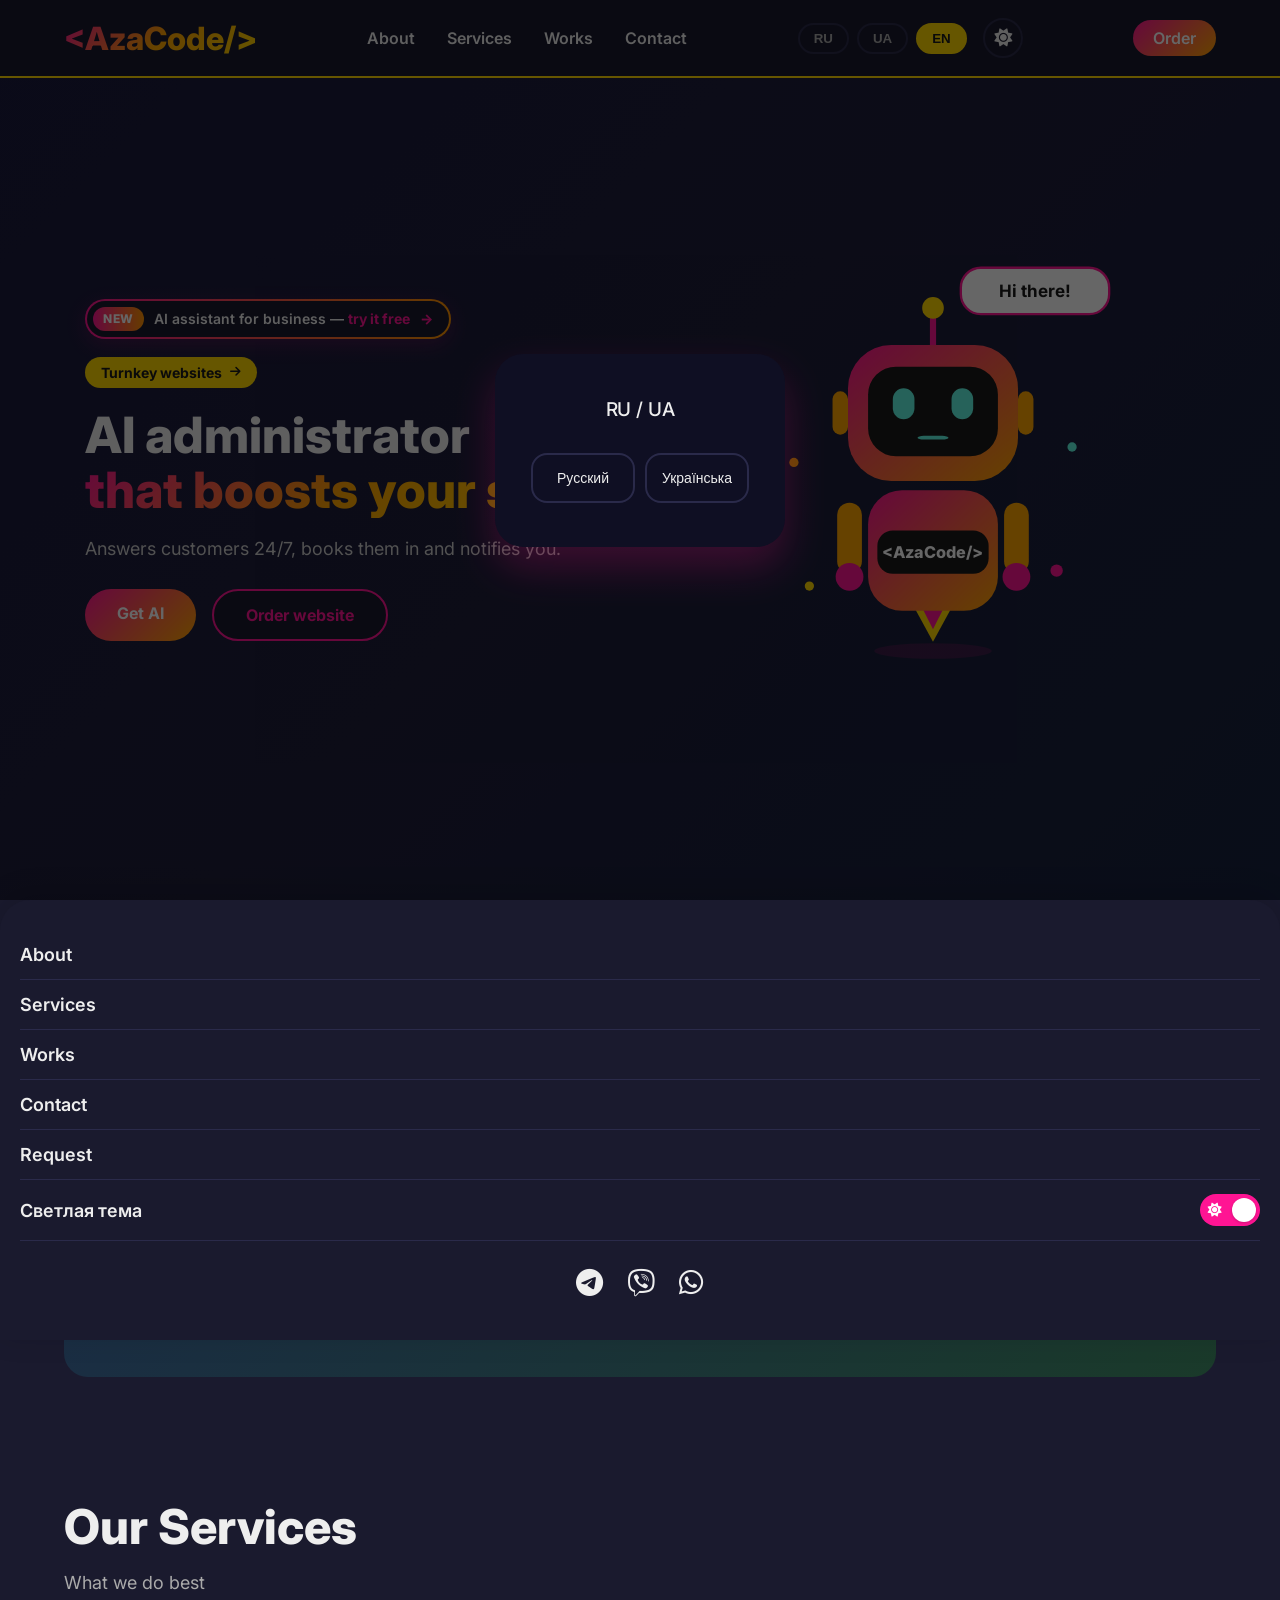
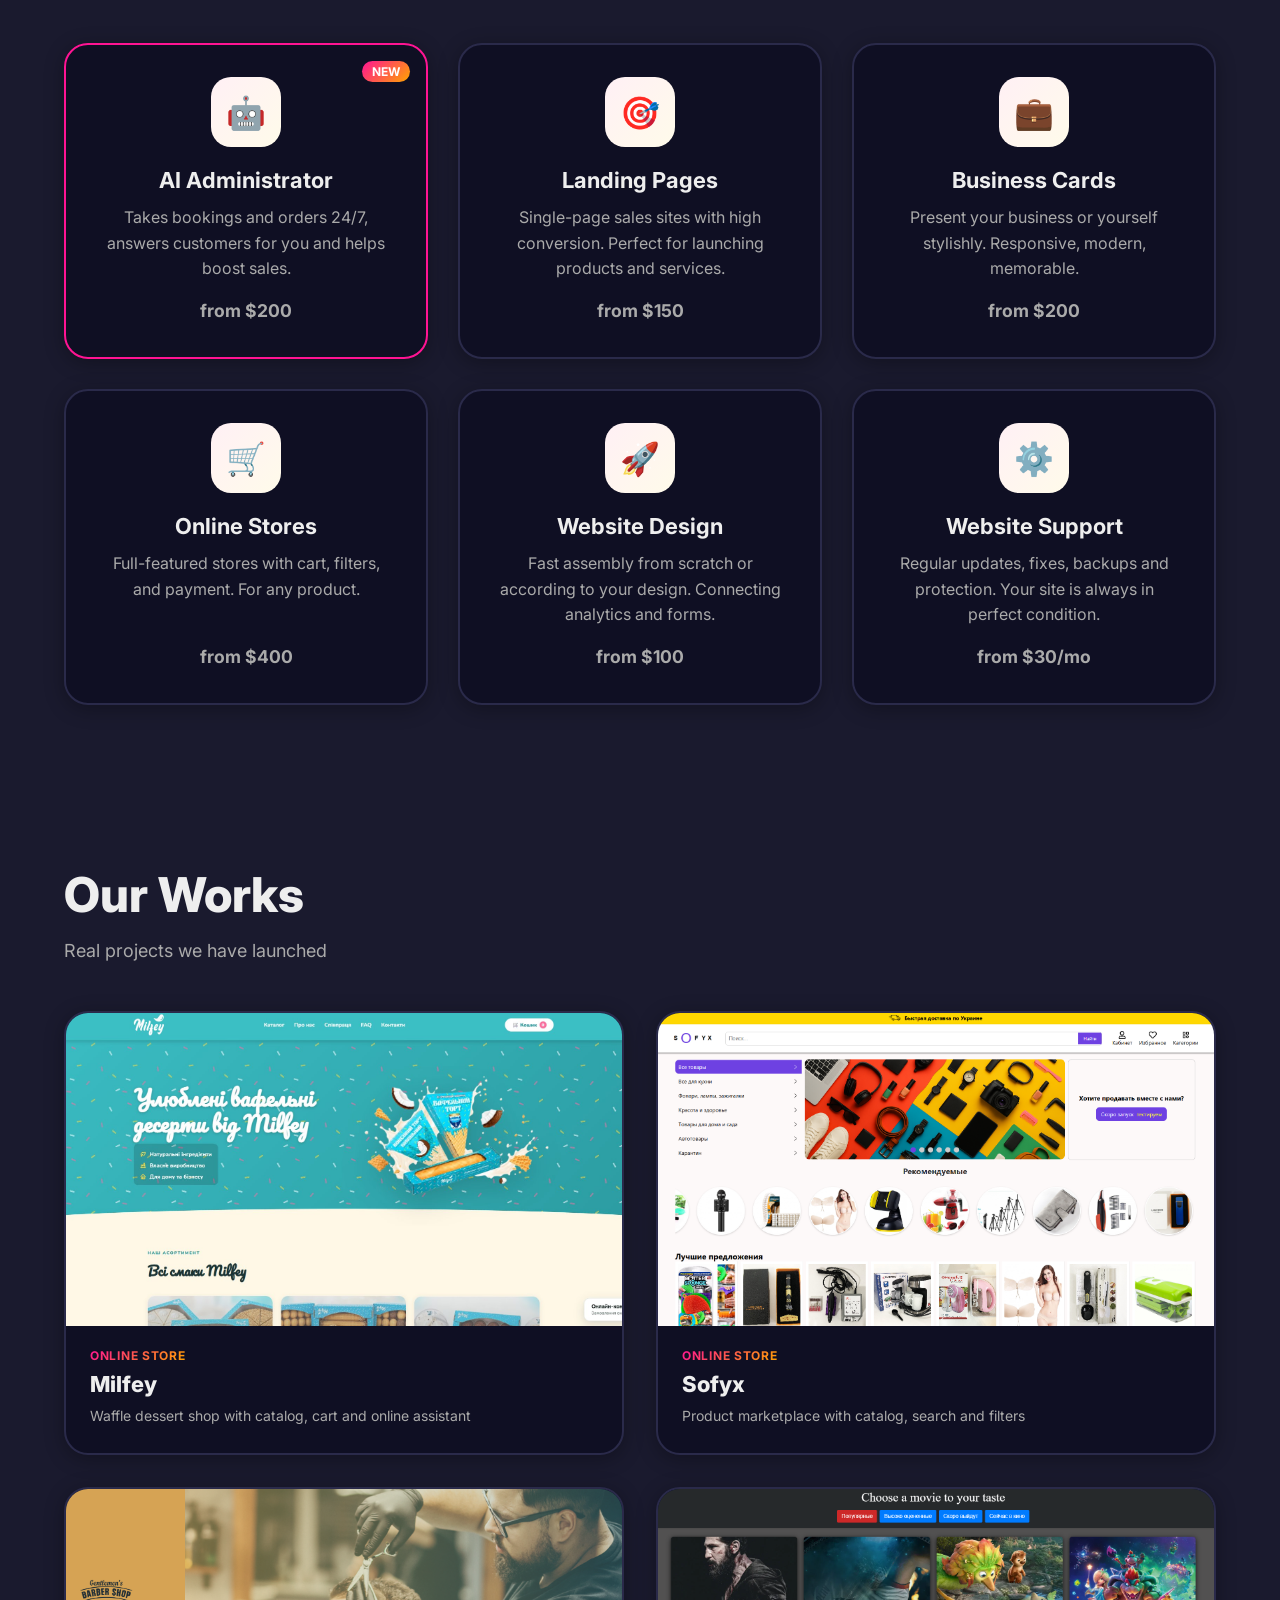
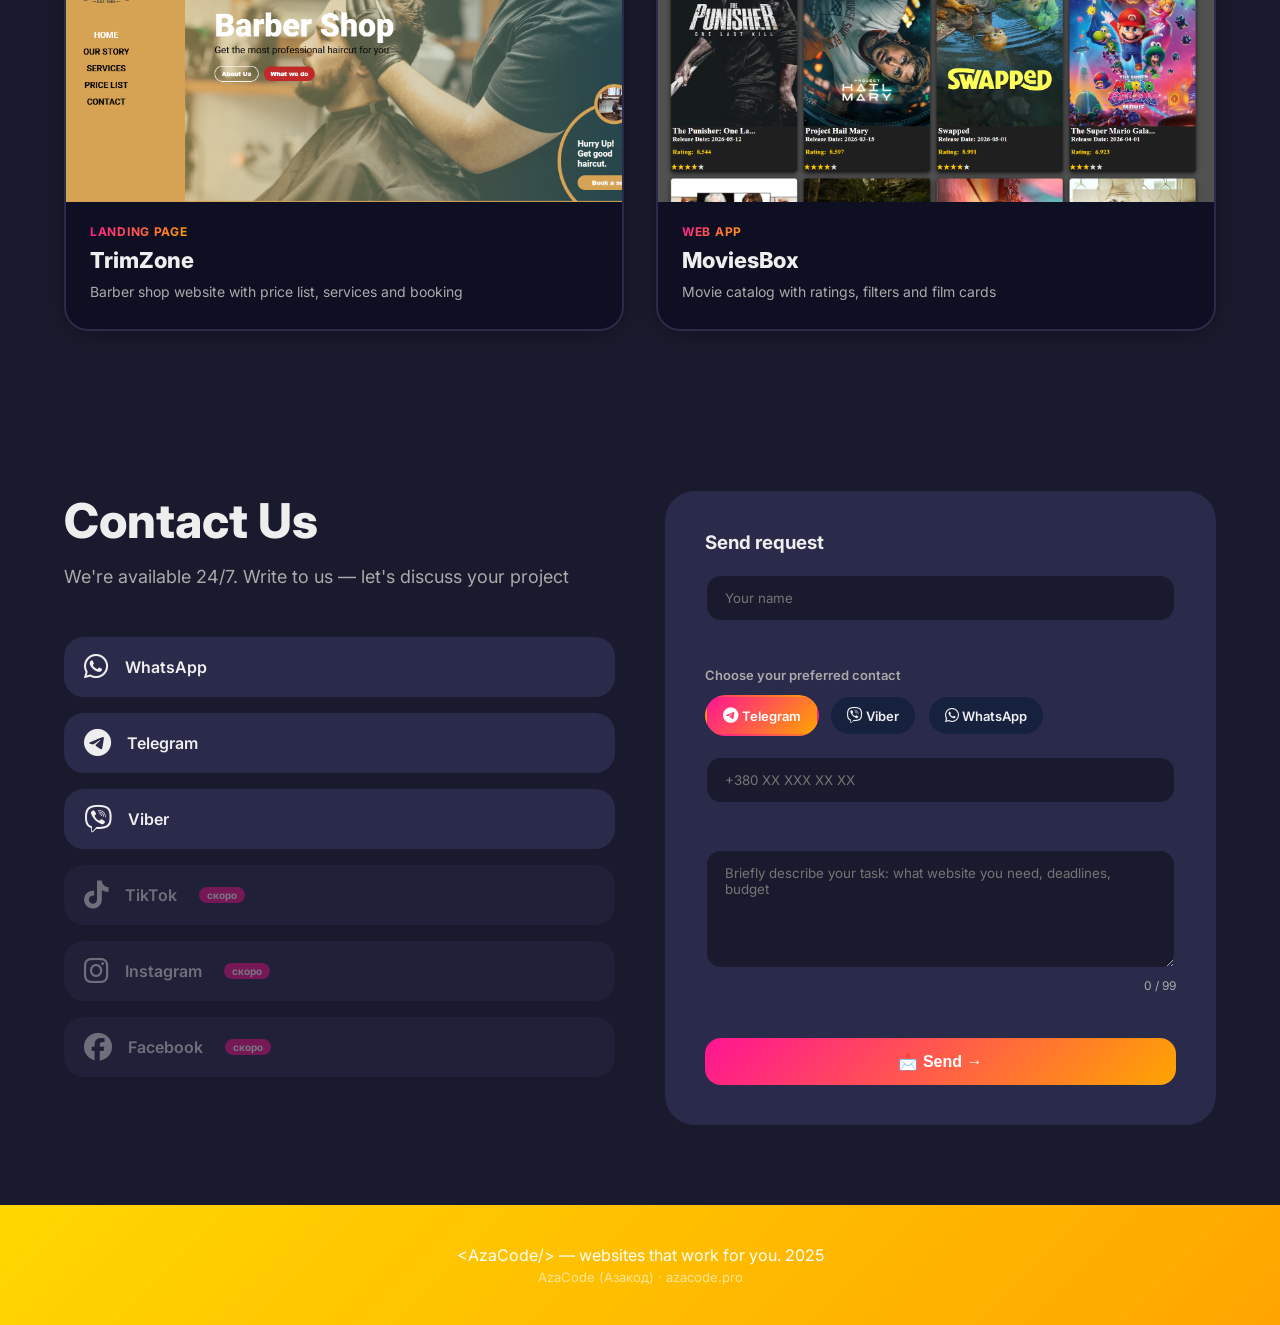
<file: index.html>
<!doctype html>
<html lang="ru">
   <head>
      <meta charset="UTF-8" />
      <meta
         name="description"
         content="AzaCode (Азакод) — разработка сайтов под ключ и AI-ассистенты для бизнеса. Лендинги, интернет-магазины, сайты-визитки. Быстро, современно, с гарантией результата."
      />
      <meta
         name="keywords"
         content="AzaCode, Азакод, azacode.pro, разработка сайтов, лендинг, интернет-магазин, сайт под ключ, веб-дизайн, AI-ассистент"
      />
      <meta name="robots" content="index, follow" />
      <link rel="canonical" href="https://azacode.pro/" />
      <meta property="og:site_name" content="AzaCode" />
      <meta
         property="og:title"
         content="AzaCode | Разработка сайтов под ключ"
      />
      <meta
         property="og:description"
         content="Лендинги, магазины, визитки. Сайты которые работают на твой бизнес."
      />
      <meta property="og:url" content="https://azacode.pro/" />

      <meta property="og:image" content="https://azacode.pro/img/logo.png" />
      <meta property="og:image:width" content="512" />
      <meta property="og:image:height" content="512" />

      <meta property="og:type" content="website" />
      <meta name="viewport" content="width=device-width,initial-scale=1" />
      <title>AzaCode (Азакод) | Разработка сайтов под ключ</title>
      <link
         href="https://fonts.googleapis.com/css2?family=Inter:opsz,wght@14..32,400;14..32,500;14..32,600;14..32,700;14..32,800&display=swap"
         rel="stylesheet"
      />
      <link
         rel="stylesheet"
         href="https://cdnjs.cloudflare.com/ajax/libs/font-awesome/6.5.1/css/all.min.css"
      />
      <!-- <link rel="icon" type="image/png" sizes="32x32" href="img/logo.png" /> -->
       <link rel="icon" type="image/png" sizes="32x32" href="https://azacode.pro/img/logo.png" />
      <link rel="apple-touch-icon" sizes="180x180" href="img/logo.png" />
      <link rel="stylesheet" href="style.css" />

      <!-- Визитка для Google: название компании и другие варианты написания -->
      <script type="application/ld+json">
         {
            "@context": "https://schema.org",
            "@type": "Organization",
            "name": "AzaCode",
            "alternateName": ["Азакод", "Aza Code", "АзаКод", "azacode.pro"],
            "url": "https://azacode.pro/",
            "logo": "https://azacode.pro/img/logo.png",
            "description": "Разработка сайтов под ключ и AI-ассистенты для бизнеса",
            "sameAs": ["https://t.me/AzaCode_pro", "https://www.tiktok.com/@azacodepro"]
         }
      </script>
      <script type="application/ld+json">
         {
            "@context": "https://schema.org",
            "@type": "WebSite",
            "name": "AzaCode",
            "alternateName": ["Азакод", "Aza Code"],
            "url": "https://azacode.pro/"
         }
      </script>

      <!-- Google tag (gtag.js) -->
      <script
         async
         src="https://www.googletagmanager.com/gtag/js?id=G-RHN0XKYNJ7"
      ></script>
      <script>
         window.dataLayer = window.dataLayer || [];
         function gtag() {
            dataLayer.push(arguments);
         }
         gtag("js", new Date());
         gtag("config", "G-RHN0XKYNJ7");
         gtag("config", "AW-18307863906");
      </script>
   </head>

   <body>
      <!-- Модалка выбора языка при первом заходе -->
      <div class="lang-select-overlay" id="langSelectOverlay">
         <div class="lang-select-modal">
            <p class="lang-select-title">RU / UA</p>
            <div class="lang-select-buttons">
               <button class="lang-select-btn" data-lang="ru">Русский</button>
               <button class="lang-select-btn" data-lang="uk">
                  Українська
               </button>
            </div>
         </div>
      </div>
      <!-- Навигация -->
      <nav>
         <div class="container">
            <a href="#" class="logo">&lt;AzaCode/&gt;</a>

            <ul class="nav-links">
               <li><a href="#about" data-nav="about">О нас</a></li>
               <li><a href="#services" data-nav="services">Услуги</a></li>
               <li><a href="#works" data-nav="works">Работы</a></li>
               <li><a href="#contact" data-nav="contact">Контакты</a></li>
               <li><a href="#contactForm" data-nav="contactForm">Заявка</a></li>
            </ul>

            <div class="controls">
               <div class="lang-switch desktop-lang">
                  <button class="lang-btn active" data-lang="ru">RU</button>
                  <button class="lang-btn" data-lang="uk">UA</button>
                  <button class="lang-btn" data-lang="en">EN</button>
               </div>
               <button
                  class="theme-toggle"
                  id="themeToggle"
                  aria-label="Переключить тему"
               >
                  <i class="fas fa-moon"></i>
               </button>
            </div>

            <a href="#contactForm" class="order-btn">Заказать</a>

            <!-- Мобильный дропдаун языка -->
            <div class="nav-lang-mobile" id="navLangMobile">
               <button class="nav-lang-trigger" id="navLangTrigger">
                  <span id="navLangCurrent">РУС</span>
                  <i class="fas fa-chevron-down" id="navLangArrow"></i>
               </button>
               <div class="nav-lang-dropdown" id="navLangDropdown">
                  <button class="nav-lang-option active" data-lang="ru">
                     РУС
                  </button>
                  <button class="nav-lang-option" data-lang="uk">УКР</button>
                  <button class="nav-lang-option" data-lang="en">ENG</button>
               </div>
            </div>

            <button class="hamburger" id="hamburgerBtn">
               <span></span><span></span><span></span>
            </button>
         </div>
      </nav>

      <!-- мобильное меню -->
      <div class="mobile-nav" id="mobileNav">
         <a href="#about" class="mobile-link" data-nav="about">О нас</a>
         <a href="#services" class="mobile-link" data-nav="services">Услуги</a>
         <a href="#works" class="mobile-link" data-nav="works">Работы</a>
         <a href="#contact" class="mobile-link" data-nav="contact">Контакты</a>
         <a href="#contactForm" class="mobile-link" data-nav="contactForm"
            >Заявка</a
         >

         <div class="mobile-theme-row">
            <span>Тёмная тема</span>
            <button class="theme-toggle-mobile" id="themeToggleMobile">
               <i class="fas fa-moon"></i>
            </button>
         </div>

         <div class="mobile-social">
            <a href="#" style="pointer-events: none; opacity: 0.4">
               <i class="fab fa-tiktok"></i>
            </a>
            <a href="https://t.me/AzaCode_pro" target="_blank">
               <i class="fab fa-telegram"></i>
            </a>
            <a href="viber://chat?number=+380966495951" target="_blank">
               <i class="fab fa-viber"></i>
            </a>
            <a href="https://wa.me/380966495951" target="_blank">
               <i class="fab fa-whatsapp"></i>
            </a>
            <a href="#" style="pointer-events: none; opacity: 0.4">
               <i class="fab fa-instagram"></i>
            </a>
            <a href="#" style="pointer-events: none; opacity: 0.4">
               <i class="fab fa-facebook"></i>
            </a>
         </div>
         <div class="mobile-lang">
            <button class="lang-btn active" data-lang="ru">RU</button>
            <button class="lang-btn" data-lang="uk">UA</button>
            <button class="lang-btn" data-lang="en">EN</button>
         </div>
      </div>

      <!-- затемнение при открытии меню -->
      <div class="mobile-nav-overlay" id="mobileNavOverlay"></div>

      <div class="mobile-theme"></div>

      <!-- hero -->
      <section class="hero">
         <div class="container">
            <div class="hero-grid">
               <div class="fly-from-center hero-text">
                  <a class="ai-new" href="https://ai.azacode.pro" target="_blank" rel="noopener"><span class="ai-new-tag">NEW</span><span class="ai-new-txt"><span class="ai-new-t1">AI-ассистент для бизнеса —</span> <b class="ai-new-t2">протестировать бесплатно</b></span><span class="ai-new-arr">→</span></a>
                  <h1 class="hero-badge">
                     <a href="#services"
                        ><span class="hero-badge-text">Делаем сайты под ключ</span>
                        <i class="fas fa-arrow-right"></i
                     ></a>
                  </h1>
                  <div class="hero-title">
                     <span>AI-администратор,</span
                     ><span class="accent-text"
                        >который увеличит ваши продажи</span
                     >
                  </div>
                  <p>Отвечает клиентам 24/7, записывает их и уведомляет вас.</p>
                  <div class="hero-buttons">
                     <a href="#contactForm" class="btn btn-primary" id="heroAiBtn"
                        >Подключить AI</a
                     >
                     <a href="#contactForm" class="btn btn-outline"
                        >Заказать сайт</a
                     >
                  </div>
               </div>
               <div class="hero-visual fly-from-center">
                  <div class="robot-flyer" id="robotFlyer" aria-hidden="true">
                     <svg class="robot-svg" viewBox="0 0 220 250">
                        <defs>
                           <linearGradient id="robotGrad" x1="0" y1="0" x2="1" y2="1">
                              <stop offset="0" stop-color="#ff1493" />
                              <stop offset="1" stop-color="#ffa500" />
                           </linearGradient>
                        </defs>
                        <g class="robot-sparks" id="robotSparks">
                           <circle class="robot-spark" cx="30" cy="200" r="3" fill="#ffd700" />
                           <circle class="robot-spark" cx="190" cy="190" r="4" fill="#ff1493" style="animation-delay: 0.8s" />
                           <circle class="robot-spark" cx="20" cy="120" r="3" fill="#ffa500" style="animation-delay: 1.6s" />
                           <circle class="robot-spark" cx="200" cy="110" r="3" fill="#5ff5e0" style="animation-delay: 1.2s" />
                        </g>
                        <g class="robot-body">
                           <g transform="translate(10,0)">
                              <ellipse cx="100" cy="242" rx="38" ry="5" fill="#ff1493" opacity=".15" />
                              <path class="robot-flame" d="M88 214 L100 236 L112 214 Z" fill="#ffd700" />
                              <path class="robot-flame" d="M93 214 L100 228 L107 214 Z" fill="#ff1493" style="animation-delay: 0.1s" />
                              <g class="robot-arm-l">
                                 <rect x="38" y="146" width="16" height="46" rx="8" fill="#ffa500" />
                                 <circle cx="46" cy="194" r="9" fill="#ff1493" />
                              </g>
                              <g class="robot-arm-r">
                                 <rect x="146" y="146" width="16" height="46" rx="8" fill="#ffa500" />
                                 <circle cx="154" cy="194" r="9" fill="#ff1493" />
                              </g>
                              <rect x="58" y="138" width="84" height="78" rx="22" fill="url(#robotGrad)" />
                              <rect class="robot-emblem" x="64" y="164" width="72" height="28" rx="10" fill="#1a1a1a" />
                              <text x="100" y="182" text-anchor="middle" font-size="10.5" font-weight="800" fill="#fff" font-family="Inter, sans-serif">&lt;AzaCode/&gt;</text>
                              <g class="robot-head" id="robotHead">
                                 <line x1="100" y1="24" x2="100" y2="44" stroke="#ff1493" stroke-width="4" />
                                 <circle class="robot-antenna" cx="100" cy="20" r="7" fill="#ffd700" />
                                 <rect x="45" y="44" width="110" height="88" rx="28" fill="url(#robotGrad)" />
                                 <rect x="58" y="58" width="84" height="58" rx="18" fill="#1a1a1a" />
                                 <g id="robotEyes">
                                    <rect class="robot-eye" x="74" y="72" width="14" height="20" rx="7" fill="#5ff5e0" />
                                    <rect class="robot-eye" x="112" y="72" width="14" height="20" rx="7" fill="#5ff5e0" />
                                 </g>
                                 <rect class="robot-mouth" id="robotMouth" x="90" y="100" width="20" height="8" rx="4" fill="#5ff5e0" />
                                 <rect x="35" y="74" width="10" height="28" rx="5" fill="#ffa500" />
                                 <rect x="155" y="74" width="10" height="28" rx="5" fill="#ffa500" />
                              </g>
                           </g>
                        </g>
                        <g class="robot-bubble" id="robotBubble">
                           <rect x="128" y="-6" width="96" height="30" rx="13" fill="#fff" stroke="#ff1493" stroke-width="1.5" />
                           <text id="robotBubbleText" x="176" y="13" text-anchor="middle" font-size="11" font-weight="700" fill="#1a1a1a" font-family="Inter, sans-serif">Привет!</text>
                        </g>
                     </svg>
                  </div>
               </div>
            </div>
         </div>
      </section>

      <!-- О нас -->
      <section id="about">
         <div class="container">
            <div class="about-content fade-up">
               <h2 class="section-title">О нас</h2>
               <p>
                  <strong
                     ><span class="accent-logo">&lt;AzaCode/&gt;</span></strong
                  >
                  <span id="aboutText">
                     — команда, которая делает лендинги, интернет-магазины и
                     сайты, решающие задачи бизнеса. Пишем чистый код, который
                     остаётся полностью вашим — без ежемесячной абонплаты и
                     привязки к чужим платформам. Работаем под ключ, от идеи до
                     запуска. На связи менеджер — Алекс, ты можешь написать
                     мне:</span
                  >
               </p>
               <div class="about-socials">
                  <a
                     href="https://t.me/AzaCode_pro"
                     target="_blank"
                     aria-label="Telegram"
                     class="about-social-icon telegram"
                     ><i class="fab fa-telegram"></i
                  ></a>
                  <a
                     href="viber://chat?number=+380966495951"
                     target="_blank"
                     aria-label="Viber"
                     class="about-social-icon viber"
                     ><i class="fab fa-viber"></i
                  ></a>
                  <a
                     href="https://wa.me/380966495951"
                     target="_blank"
                     aria-label="WhatsApp"
                     class="about-social-icon whatsapp"
                     ><i class="fab fa-whatsapp"></i
                  ></a>
               </div>
            </div>
         </div>
      </section>

      <!-- services -->
      <section id="services">
         <div class="container">
            <h2 class="section-title fade-up">Наши услуги</h2>
            <p class="section-sub fade-up">Что мы делаем лучше всего</p>
            <div class="services-grid">
               <div class="service-card service-card-ai fade-up">
                  <span class="service-new">NEW</span>
                  <div class="service-icon">🤖</div>
                  <h3>AI-администратор</h3>
                  <p>
                     Принимает записи и заказы 24/7, отвечает клиентам за вас и
                     помогает увеличить продажи.
                  </p>
                  <p class="service-price" data-price="200">от $200</p>
               </div>
               <div class="service-card fade-up">
                  <div class="service-icon">🎯</div>
                  <h3>Лендинги</h3>
                  <p>
                     Одностраничные сайты для продаж с высокой конверсией.
                     Идеально для запуска товаров и услуг.
                  </p>
                  <p class="service-price" data-price="150">от $150</p>
               </div>
               <div class="service-card fade-up">
                  <div class="service-icon">💼</div>
                  <h3>Сайты-визитки</h3>
                  <p>
                     Представьте свой бизнес или себя стильно. Адаптивно,
                     современно, запоминающиеся.
                  </p>
                  <p class="service-price" data-price="200">от $200</p>
               </div>
               <div class="service-card fade-up">
                  <div class="service-icon">🛒</div>
                  <h3>Интернет-магазины</h3>
                  <p>
                     Полноценные магазины с корзиной, фильтрами и оплатой. Под
                     любой товар.
                  </p>
                  <p class="service-price" data-price="400">от $400</p>
               </div>
               <div class="service-card fade-up">
                  <div class="service-icon">🚀</div>
                  <h3>Дизайн сайта</h3>
                  <p>
                     Быстрая сборка с нуля или по вашему дизайну. Подключаем
                     аналитику и формы.
                  </p>
                  <p class="service-price" data-price="100">от $100</p>
               </div>
               <div class="service-card fade-up">
                  <div class="service-icon">⚙️</div>
                  <h3>Техподдержка сайтов</h3>
                  <p>
                     Регулярные обновления, правки, бэкапы и защита. Ваш сайт
                     всегда в идеальном состоянии.
                  </p>
                  <p class="service-price" data-price="30" data-monthly="1">от $30/мес</p>
               </div>
            </div>
         </div>
      </section>

      <!-- works -->
      <section id="works">
         <div class="container">
            <h2 class="section-title fade-up">Наши работы</h2>
            <p class="section-sub fade-up">
               Реальные проекты, которые мы запустили
            </p>
            <div class="portfolio-grid">
               <a
                  href="https://milfey-kondyterka.vercel.app/"
                  target="_blank"
                  class="portfolio-card fade-up"
               >
                  <div class="portfolio-img-wrap">
                     <img
                        src="img/milfey-site.jpg"
                        alt="Milfey"
                        class="portfolio-img"
                     />
                     <div class="portfolio-hover">
                        <span class="portfolio-visit"
                           >Открыть сайт <i class="fas fa-arrow-right"></i
                        ></span>
                     </div>
                  </div>
                  <div class="portfolio-info">
                     <span class="portfolio-tag">Интернет-магазин</span>
                     <h3 class="portfolio-title">Milfey</h3>
                     <p class="portfolio-desc">
                        Магазин вафельных десертов с каталогом, корзиной и
                        онлайн-консультантом
                     </p>
                  </div>
               </a>
               <a
                  href="https://sofyx.vercel.app/"
                  target="_blank"
                  class="portfolio-card fade-up"
               >
                  <div class="portfolio-img-wrap">
                     <img
                        src="img/sofyx-site.jpg"
                        alt="Sofyx"
                        class="portfolio-img"
                     />
                     <div class="portfolio-hover">
                        <span class="portfolio-visit"
                           >Открыть сайт <i class="fas fa-arrow-right"></i
                        ></span>
                     </div>
                  </div>
                  <div class="portfolio-info">
                     <span class="portfolio-tag">Интернет-магазин</span>
                     <h3 class="portfolio-title">Sofyx</h3>
                     <p class="portfolio-desc">
                        Маркетплейс товаров с каталогом, поиском и фильтрами
                     </p>
                  </div>
               </a>
               <a
                  href="https://trimzone.vercel.app/"
                  target="_blank"
                  class="portfolio-card fade-up"
               >
                  <div class="portfolio-img-wrap">
                     <img
                        src="img/trimzone-site.jpg"
                        alt="TrimZone"
                        class="portfolio-img"
                     />
                     <div class="portfolio-hover">
                        <span class="portfolio-visit"
                           >Открыть сайт <i class="fas fa-arrow-right"></i
                        ></span>
                     </div>
                  </div>
                  <div class="portfolio-info">
                     <span class="portfolio-tag">Лендинг</span>
                     <h3 class="portfolio-title">TrimZone</h3>
                     <p class="portfolio-desc">
                        Сайт барбершопа с прайсом, услугами и онлайн-записью
                     </p>
                  </div>
               </a>
               <a
                  href="https://moviesbox.vercel.app/"
                  target="_blank"
                  class="portfolio-card fade-up"
               >
                  <div class="portfolio-img-wrap">
                     <img
                        src="img/moviesbox-site.jpg"
                        alt="MoviesBox"
                        class="portfolio-img"
                     />
                     <div class="portfolio-hover">
                        <span class="portfolio-visit"
                           >Открыть сайт <i class="fas fa-arrow-right"></i
                        ></span>
                     </div>
                  </div>
                  <div class="portfolio-info">
                     <span class="portfolio-tag">Веб-приложение</span>
                     <h3 class="portfolio-title">MoviesBox</h3>
                     <p class="portfolio-desc">
                        Кинотека с рейтингами, фильтрами и карточками фильмов
                     </p>
                  </div>
               </a>
            </div>
         </div>
      </section>

      <!-- contact -->
      <section id="contact">
         <div class="container">
            <div class="contact-grid">
               <div class="slide-left">
                  <h2 class="section-title">Свяжитесь с нами</h2>
                  <p class="section-sub">
                     Мы на связи 24/7. Напишите — обсудим ваш проект
                  </p>
                  <div class="social-links">
                     <a
                        href="https://wa.me/380966495951"
                        target="_blank"
                        class="social-link"
                        ><i class="fab fa-whatsapp"></i> WhatsApp</a
                     >
                     <a
                        href="https://t.me/AzaCode_pro"
                        target="_blank"
                        class="social-link"
                        ><i class="fab fa-telegram"></i> Telegram</a
                     >
                     <a
                        href="viber://chat?number=+380966495951"
                        target="_blank"
                        class="social-link"
                        ><i class="fab fa-viber"></i> Viber</a
                     >
                     <a
                        href="#"
                        style="pointer-events: none; opacity: 0.4"
                        class="social-link"
                     >
                        <i class="fab fa-tiktok"></i> TikTok
                        <span class="soon-badge">скоро</span>
                     </a>
                     <a
                        href="#"
                        style="pointer-events: none; opacity: 0.4"
                        class="social-link"
                     >
                        <i class="fab fa-instagram"></i> Instagram
                        <span class="soon-badge">скоро</span>
                     </a>
                     <a
                        href="#"
                        style="pointer-events: none; opacity: 0.4"
                        class="social-link"
                     >
                        <i class="fab fa-facebook"></i> Facebook
                        <span class="soon-badge">скоро</span>
                     </a>
                  </div>
               </div>
               <div class="contact-form slide-right" id="contactForm">
                  <h3 style="margin-bottom: 20px">Отправить заявку</h3>
                  <form id="requestForm">
                     <div class="form-group">
                        <input
                           type="text"
                           id="userName"
                           placeholder="Ваше имя"
                           required
                           maxlength="40"
                        />
                        <span class="error-msg" id="nameError"></span>
                     </div>

                     <!-- выбор связи  -->
                     <div class="form-group">
                        <label class="radio-label" id="contactMethodLabel"
                           >Выберите удобную связь</label
                        >
                        <div class="contact-method" id="contactMethod">
                           <label class="radio-option">
                              <input
                                 type="radio"
                                 name="contactMethod"
                                 value="Telegram"
                                 checked
                                 required
                              />
                              <span
                                 ><i class="fab fa-telegram"></i> Telegram</span
                              >
                           </label>
                           <label class="radio-option">
                              <input
                                 type="radio"
                                 name="contactMethod"
                                 value="Viber"
                              />
                              <span><i class="fab fa-viber"></i> Viber</span>
                           </label>
                           <label class="radio-option">
                              <input
                                 type="radio"
                                 name="contactMethod"
                                 value="WhatsApp"
                              />
                              <span
                                 ><i class="fab fa-whatsapp"></i> WhatsApp</span
                              >
                           </label>
                        </div>
                        <span class="error-msg" id="methodError"></span>
                     </div>
                     <!-- выбор связи  -->

                     <div class="form-group">
                        <input
                           type="text"
                           id="userContact"
                           placeholder="+380 XX XXX XX XX"
                           required
                           maxlength="30"
                        />
                        <span class="error-msg" id="contactError"></span>
                     </div>
                     <div class="form-group">
                        <textarea
                           id="userMessage"
                           placeholder="Кратко опишите задачу: какой сайт нужен, сроки, бюджет"
                           required
                           maxlength="99"
                        ></textarea>
                        <span class="char-counter" id="charCounter"
                           >0 / 99</span
                        >
                        <span class="error-msg" id="messageError"></span>
                     </div>
                     <button type="submit" class="submit-btn" id="submitBtn">
                        📩 Отправить →
                     </button>
                  </form>
               </div>
            </div>
         </div>
      </section>

      <!-- footer -->
      <footer>
         <div class="container">
            <p>
               &lt;AzaCode/&gt;<span id="footerText">
                  — сайты, которые работают на вас. 2025</span
               >
            </p>
            <p style="opacity: 0.6; font-size: 13px; margin-top: 4px">AzaCode (Азакод) · azacode.pro</p>
         </div>
      </footer>

      <button id="scrollToTopBtn" class="scroll-to-top" aria-label="Наверх">
         <i class="fas fa-arrow-up"></i>
      </button>

      <!-- Робот для телефона: собирается из частей при прокрутке -->
      <div class="m-robot" id="mRobot" aria-hidden="true">
         <div class="m-robot-bubble" id="mRobotBubble">Напишите нам!</div>
         <div class="m-robot-all">
            <svg class="m-part" data-k="flame" viewBox="0 0 220 250">
               <path class="robot-flame" d="M98 214 L110 236 L122 214 Z" fill="#ffd700" />
               <path class="robot-flame" d="M103 214 L110 228 L117 214 Z" fill="#ff1493" />
            </svg>
            <svg class="m-part" data-k="armL" viewBox="0 0 220 250">
               <rect x="48" y="146" width="16" height="46" rx="8" fill="#ffa500" />
               <circle cx="56" cy="194" r="9" fill="#ff1493" />
            </svg>
            <svg class="m-part" data-k="armR" viewBox="0 0 220 250">
               <g class="m-robot-wave">
                  <rect x="156" y="146" width="16" height="46" rx="8" fill="#ffa500" />
                  <circle cx="164" cy="194" r="9" fill="#ff1493" />
               </g>
            </svg>
            <svg class="m-part" data-k="body" viewBox="0 0 220 250">
               <defs>
                  <linearGradient id="mRobotGrad1" x1="0" y1="0" x2="1" y2="1">
                     <stop offset="0" stop-color="#ff1493" />
                     <stop offset="1" stop-color="#ffa500" />
                  </linearGradient>
               </defs>
               <rect x="68" y="138" width="84" height="78" rx="22" fill="url(#mRobotGrad1)" />
               <rect x="74" y="164" width="72" height="28" rx="10" fill="#1a1a1a" />
               <text x="110" y="182" text-anchor="middle" font-size="10.5" font-weight="800" fill="#fff" font-family="Inter, sans-serif">&lt;AzaCode/&gt;</text>
            </svg>
            <svg class="m-part" data-k="head" viewBox="0 0 220 250">
               <defs>
                  <linearGradient id="mRobotGrad2" x1="0" y1="0" x2="1" y2="1">
                     <stop offset="0" stop-color="#ff1493" />
                     <stop offset="1" stop-color="#ffa500" />
                  </linearGradient>
               </defs>
               <line x1="110" y1="24" x2="110" y2="44" stroke="#ff1493" stroke-width="4" />
               <circle cx="110" cy="20" r="7" fill="#ffd700" />
               <rect x="55" y="44" width="110" height="88" rx="28" fill="url(#mRobotGrad2)" />
               <rect x="68" y="58" width="84" height="58" rx="18" fill="#1a1a1a" />
               <rect class="robot-eye" x="84" y="72" width="14" height="20" rx="7" fill="#5ff5e0" />
               <rect class="robot-eye" x="122" y="72" width="14" height="20" rx="7" fill="#5ff5e0" />
               <rect x="100" y="100" width="20" height="5" rx="2.5" fill="#5ff5e0" />
               <rect x="45" y="74" width="10" height="28" rx="5" fill="#ffa500" />
               <rect x="165" y="74" width="10" height="28" rx="5" fill="#ffa500" />
            </svg>
         </div>
      </div>

      <script src="notify.js"></script>
      <script src="script.js"></script>
      <script
         src="https://widget.azacode.pro/w.js"
         data-clinic="azacode"
         defer
      ></script>
   </body>
</html>
</file>
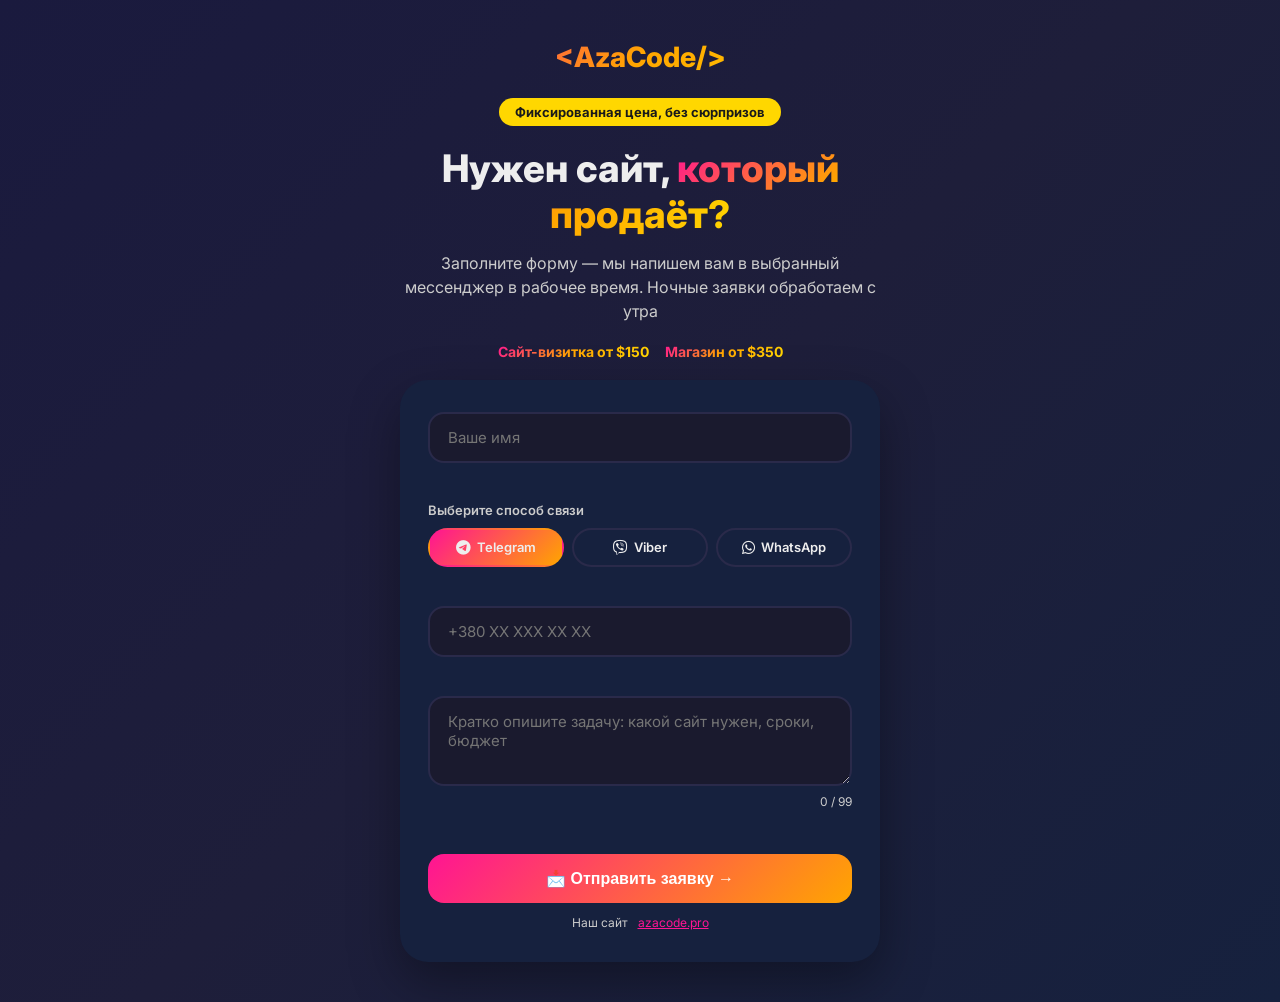
<file: form/index.html>
<!doctype html>
<html lang="ru">
   <head>
      <meta charset="UTF-8" />
      <meta name="viewport" content="width=device-width,initial-scale=1" />
      <title>AzaCode | Заявка на сайт</title>
      <link rel="icon" type="image/png" sizes="32x32" href="../img/logo.png" />
      <link rel="apple-touch-icon" sizes="180x180" href="../img/logo.png" />
      <meta property="og:title" content="AzaCode | Заявка на сайт" />
      <meta
         property="og:description"
         content="Разработка сайтов под ключ — оставьте заявку"
      />
      <meta property="og:image" content="https://azacode.pro/img/logo.png" />
      <meta property="og:url" content="https://azacode.pro/form" />
      <meta property="og:type" content="website" />
      <link
         href="https://fonts.googleapis.com/css2?family=Inter:opsz,wght@14..32,400;14..32,500;14..32,600;14..32,700;14..32,800&display=swap"
         rel="stylesheet"
      />
      <link
         rel="stylesheet"
         href="https://cdnjs.cloudflare.com/ajax/libs/font-awesome/6.5.1/css/all.min.css"
      />

      <!-- Google tag (gtag.js) -->
      <script
         async
         src="https://www.googletagmanager.com/gtag/js?id=G-RHN0XKYNJ7"
      ></script>
      <script>
         window.dataLayer = window.dataLayer || [];
         function gtag() {
            dataLayer.push(arguments);
         }
         gtag("js", new Date());
         gtag("config", "G-RHN0XKYNJ7");
         gtag("config", "AW-18307863906");
      </script>

      <style>
         * {
            margin: 0;
            padding: 0;
            box-sizing: border-box;
         }

         :root {
            --pink: #ff1493;
            --orange: #ffa500;
            --yellow: #ffd700;
            --card-bg: #16213e;
            --text-primary: #eeeeee;
            --text-secondary: #cccccc;
            --border-light: #2a2a4a;
         }

         body {
            font-family: "Inter", sans-serif;
            background: linear-gradient(
               135deg,
               #1a1a3e 0%,
               #1e1e3a 50%,
               #16213e 100%
            );
            color: var(--text-primary);
            min-height: 100vh;
            display: flex;
            align-items: center;
            justify-content: center;
            padding: 40px 20px;
         }

         .wrap {
            max-width: 480px;
            width: 100%;
         }

         .logo {
            font-size: 28px;
            font-weight: 800;
            text-align: center;
            margin-bottom: 24px;
            background: linear-gradient(
               135deg,
               var(--pink),
               var(--orange),
               var(--yellow)
            );
            -webkit-background-clip: text;
            -webkit-text-fill-color: transparent;
         }

         .hero-badge {
            display: block;
            width: fit-content;
            margin: 0 auto 20px;
            background: var(--yellow);
            padding: 6px 16px;
            border-radius: 40px;
            font-size: 13px;
            font-weight: 700;
            color: #1a1a1a;
            text-align: center;
         }

         h1 {
            font-size: clamp(28px, 6vw, 38px);
            font-weight: 800;
            line-height: 1.2;
            text-align: center;
            margin-bottom: 14px;
         }

         h1 .accent {
            background: linear-gradient(
               135deg,
               var(--pink),
               var(--orange),
               var(--yellow)
            );
            -webkit-background-clip: text;
            -webkit-text-fill-color: transparent;
         }

         .sub {
            text-align: center;
            color: var(--text-secondary);
            font-size: 16px;
            margin-bottom: 20px;
            line-height: 1.5;
         }

         .price-row {
            display: flex;
            justify-content: center;
            gap: 16px;
            flex-wrap: wrap;
            font-size: 14px;
            font-weight: 700;
            margin-bottom: 20px;
            text-align: center;
         }

         .price-row span {
            background: linear-gradient(
               135deg,
               var(--pink),
               var(--orange),
               var(--yellow)
            );
            -webkit-background-clip: text;
            -webkit-text-fill-color: transparent;
         }

         .card {
            background: var(--card-bg);
            border-radius: 28px;
            padding: 32px 28px;
            box-shadow: 0 20px 50px rgba(0, 0, 0, 0.35);
         }

         .form-group {
            margin-bottom: 18px;
            position: relative;
         }

         .form-group input,
         .form-group textarea {
            width: 100%;
            padding: 14px 18px;
            border: 2px solid var(--border-light);
            border-radius: 16px;
            font-family: inherit;
            background: #1a1a2e;
            color: var(--text-primary);
            font-size: 15px;
            transition: border 0.3s;
         }

         .form-group input:focus,
         .form-group textarea:focus {
            outline: none;
            border-color: var(--pink);
         }

         .form-group textarea {
            min-height: 90px;
            resize: vertical;
         }

         .radio-label {
            display: block;
            font-size: 13px;
            font-weight: 600;
            color: var(--text-secondary);
            margin-bottom: 10px;
         }

         .contact-method {
            display: flex;
            gap: 8px;
            flex-wrap: wrap;
         }

         .radio-option {
            display: flex;
            align-items: center;
            justify-content: center;
            gap: 6px;
            padding: 10px 14px;
            border: 2px solid var(--border-light);
            border-radius: 40px;
            cursor: pointer;
            font-weight: 600;
            font-size: 13px;
            color: var(--text-primary);
            transition: all 0.3s;
            flex: 1;
         }

         .radio-option i {
            font-size: 15px;
            line-height: 1;
         }

         .radio-option span {
            display: flex;
            align-items: center;
            gap: 6px;
            line-height: 1;
         }

         .radio-option input {
            display: none;
         }

         .radio-option:has(input:checked) {
            background: linear-gradient(135deg, var(--pink), var(--orange));
            border-color: transparent;
         }

         .submit-btn {
            background: linear-gradient(135deg, var(--pink), var(--orange));
            color: #fff;
            width: 100%;
            padding: 15px;
            border: none;
            border-radius: 16px;
            font-weight: 700;
            font-size: 16px;
            cursor: pointer;
            margin-top: 6px;
            transition: transform 0.3s;
         }

         .submit-btn:hover {
            transform: translateY(-2px);
         }

         .submit-btn.success {
            background: linear-gradient(135deg, #0f0, #ffd700);
         }

         .error-msg {
            display: block;
            color: #ff6b6b;
            font-size: 12px;
            margin-top: 5px;
            min-height: 16px;
         }

         .char-counter {
            display: block;
            text-align: right;
            font-size: 12px;
            color: var(--text-secondary);
            margin-top: 4px;
         }

         .site-link {
            text-align: center;
            font-size: 12px;
            color: var(--text-secondary);
            margin-top: 12px;
         }

         .site-link a {
            color: var(--pink);
            text-decoration: underline;
            margin-left: 4px;
         }

         .trust-row {
            display: flex;
            justify-content: center;
            gap: 20px;
            margin-top: 24px;
            font-size: 13px;
            color: var(--text-secondary);
         }

         .trust-row span {
            display: flex;
            align-items: center;
            gap: 6px;
         }

         .trust-row i {
            color: var(--pink);
         }

         /* Модалка выбора языка при первом заходе */
         .lang-select-overlay {
            position: fixed;
            inset: 0;
            background: rgba(0, 0, 0, 0.6);
            display: flex;
            align-items: center;
            justify-content: center;
            z-index: 2000;
            opacity: 1;
            visibility: visible;
            transition: opacity 0.3s ease;
         }

         .lang-select-overlay.hidden {
            opacity: 0;
            visibility: hidden;
            pointer-events: none;
         }

         .lang-select-modal {
            background: var(--card-bg);
            border-radius: 28px;
            padding: 2.75rem 2.25rem;
            text-align: center;
            width: 290px;
            box-shadow: 0 20px 50px rgba(0, 0, 0, 0.35);
         }

         .lang-select-title {
            font-weight: 500;
            font-size: 19px;
            margin-bottom: 2rem;
            color: var(--text-primary);
         }

         .lang-select-buttons {
            display: flex;
            gap: 10px;
         }

         .lang-select-btn {
            flex: 1;
            padding: 15px 10px;
            border-radius: 16px;
            border: 2px solid var(--border-light);
            background: none;
            color: var(--text-primary);
            font-weight: 500;
            font-size: 14px;
            cursor: pointer;
            transition: all 0.3s;
         }

         .lang-select-btn:hover {
            background: linear-gradient(135deg, var(--pink), var(--orange));
            border-color: transparent;
         }
      </style>
   </head>

   <body>
      <!-- Модалка выбора языка при первом заходе -->
      <div class="lang-select-overlay" id="langSelectOverlay">
         <div class="lang-select-modal">
            <p class="lang-select-title">RU / UA</p>
            <div class="lang-select-buttons">
               <button class="lang-select-btn" data-lang="ru">Русский</button>
               <button class="lang-select-btn" data-lang="uk">
                  Українська
               </button>
            </div>
         </div>
      </div>

      <div class="wrap">
         <div class="logo">&lt;AzaCode/&gt;</div>
         <div class="hero-badge" id="heroBadge">
            Фиксированная цена, без сюрпризов
         </div>
         <h1>
            <span id="h1Part1">Нужен сайт,</span>
            <span class="accent" id="h1Part2">который продаёт?</span>
         </h1>
         <p class="sub" id="subText">
            Заполните форму — мы напишем вам в выбранный мессенджер в рабочее
            время. Ночные заявки обработаем с утра
         </p>

         <div class="price-row" id="priceRow">
            <span id="price1">Сайт-визитка от $150</span>
            <span id="price2">Магазин от $350</span>
         </div>

         <div class="card">
            <form id="requestForm">
               <div
                  style="position: absolute; left: -9999px; top: -9999px"
                  aria-hidden="true"
               >
                  <input
                     type="text"
                     id="website"
                     name="website"
                     tabindex="-1"
                     autocomplete="off"
                  />
               </div>

               <div class="form-group">
                  <input
                     type="text"
                     id="userName"
                     placeholder="Ваше имя"
                     required
                     maxlength="40"
                  />
                  <span class="error-msg" id="nameError"></span>
               </div>

               <div class="form-group">
                  <label class="radio-label" id="contactMethodLabel"
                     >Выберите способ связи</label
                  >
                  <div class="contact-method" id="contactMethod">
                     <label class="radio-option">
                        <input
                           type="radio"
                           name="contactMethod"
                           value="Telegram"
                           checked
                           required
                        />
                        <span><i class="fab fa-telegram"></i> Telegram</span>
                     </label>
                     <label class="radio-option">
                        <input
                           type="radio"
                           name="contactMethod"
                           value="Viber"
                        />
                        <span><i class="fab fa-viber"></i> Viber</span>
                     </label>
                     <label class="radio-option">
                        <input
                           type="radio"
                           name="contactMethod"
                           value="WhatsApp"
                        />
                        <span><i class="fab fa-whatsapp"></i> WhatsApp</span>
                     </label>
                  </div>
                  <span class="error-msg" id="methodError"></span>
               </div>

               <div class="form-group">
                  <input
                     type="text"
                     id="userContact"
                     placeholder="+380 XX XXX XX XX"
                     required
                     maxlength="30"
                  />
                  <span class="error-msg" id="contactError"></span>
               </div>

               <div class="form-group">
                  <textarea
                     id="userMessage"
                     placeholder="Кратко опишите задачу: какой сайт нужен, сроки, бюджет"
                     required
                     maxlength="99"
                  ></textarea>
                  <span class="char-counter" id="charCounter">0 / 99</span>
                  <span class="error-msg" id="messageError"></span>
               </div>

               <button type="submit" class="submit-btn" id="submitBtn">
                  📩 Отправить заявку →
               </button>
            </form>

            <p class="site-link" id="siteLink">
               <span id="siteLinkText">Наш сайт</span>&nbsp;
               <a href="https://azacode.pro" target="_blank">azacode.pro</a>
            </p>

            <!-- <div class="trust-row">
               <span
                  ><i class="fas fa-check-circle"></i>
                  <span id="trust1">Без предоплаты</span></span
               >
               <span
                  ><i class="fas fa-code"></i>
                  <span id="trust2">Код — ваш</span></span
               >
            </div> -->
         </div>
      </div>

      <script src="../notify.js"></script>
      <script src="form-script.js"></script>
   </body>
</html>
</file>
<file: style.css>
* {
   margin: 0;
   padding: 0;
   box-sizing: border-box;
}

:root {
   --pink: #ff1493;
   --green: #0f0;
   --yellow: #ffd700;
   --blue: #00bfff;
   --orange: #ffa500;
   --light-pink: #fff0f5;
   --light-green: #f0fff0;
   --light-yellow: #fffbea;
   --light-blue: #f0f8ff;

   --bg-primary: #ffffff;
   --bg-secondary: #f9f9f9;
   --text-primary: #1a1a1a;
   --text-secondary: #555555;
   --text-muted: #666666;
   --border-light: #eeeeee;
   --card-bg: #ffffff;
   --nav-bg: rgba(255, 255, 255, 0.95);
   --mobile-nav-bg: #ffffff;
   --hero-gradient: linear-gradient(
      135deg,
      var(--light-pink) 0%,
      var(--light-yellow) 50%,
      var(--light-green) 100%
   );
   --about-bg: linear-gradient(135deg, var(--light-blue), var(--light-green));
   --work-card-bg: linear-gradient(135deg, #f9f9f9, #fff);
   --work-card-border: 2px dashed var(--orange);
   --work-card-hover-bg: linear-gradient(135deg, #fff, #fff8f0);
   --social-link-bg: var(--light-pink);
   --social-link-hover-bg: var(--pink);
   --shadow-sm: 0 4px 20px rgba(0, 0, 0, 0.05);
   --shadow-md: 0 20px 40px rgba(255, 20, 147, 0.3);
   --shadow-lg: 0 15px 35px rgba(255, 165, 0, 0.2);
}

[data-theme="dark"] {
   --bg-primary: #1a1a2e;
   --bg-secondary: #16213e;
   --text-primary: #eeeeee;
   --text-secondary: #cccccc;
   --text-muted: #aaaaaa;
   --border-light: #2a2a4a;
   --card-bg: #0f0f23;
   --nav-bg: rgba(26, 26, 46, 0.95);
   --mobile-nav-bg: #1a1a2e;
   --hero-gradient: linear-gradient(
      135deg,
      #1a1a3e 0%,
      #1e1e3a 50%,
      #16213e 100%
   );
   --about-bg: linear-gradient(135deg, #1a2a4a, #1a3a2a);
   --work-card-bg: linear-gradient(135deg, #0f0f23, #16213e);
   --work-card-border: 2px dashed #ffa500;
   --work-card-hover-bg: linear-gradient(135deg, #1a1a3e, #2a2a4e);
   --social-link-bg: #2a2a4a;
   --social-link-hover-bg: var(--pink);
   --shadow-sm: 0 4px 20px rgba(0, 0, 0, 0.3);
   --shadow-md: 0 20px 40px rgba(255, 20, 147, 0.2);
   --shadow-lg: 0 15px 35px rgba(255, 165, 0, 0.15);
}

body {
   font-family: "Inter", sans-serif;
   background: var(--bg-primary);
   color: var(--text-primary);
   overflow-x: hidden;
   transition:
      background 0.3s ease,
      color 0.3s ease;
}

@keyframes float1 {
   0%,
   100% {
      transform: translateY(0);
   }
   50% {
      transform: translateY(-8px);
   }
}

@keyframes float2 {
   0%,
   100% {
      transform: translateY(0);
   }
   50% {
      transform: translateY(-12px);
   }
}

@keyframes pulse {
   0%,
   100% {
      transform: scale(1);
   }
   50% {
      transform: scale(1.05);
   }
}

@keyframes btnSuccess {
   0% {
      background: linear-gradient(135deg, var(--pink), var(--orange));
   }
   100% {
      background: linear-gradient(135deg, var(--green), var(--yellow));
   }
}
/* анимация первого блока  */
/* .fly-from-center {
   opacity: 0;
   transform: scale(0) rotate(360deg);
   transition: all 0.7s cubic-bezier(0.34, 1.2, 0.55, 1);
}

.fly-from-center.visible {
   opacity: 1;
   transform: scale(1) rotate(0);
} */

.fade-up {
   opacity: 0;
   transform: translateY(40px);
   transition: all 0.7s ease;
}
.fade-up.visible {
   opacity: 1;
   transform: translateY(0);
}

.slide-left {
   opacity: 0;
   transform: translateX(-60px);
   transition: all 0.6s ease;
}
.slide-left.visible {
   opacity: 1;
   transform: translateX(0);
}

.slide-right {
   opacity: 0;
   transform: translateX(60px);
   transition: all 0.6s ease;
}
.slide-right.visible {
   opacity: 1;
   transform: translateX(0);
}

.container {
   max-width: 1200px;
   margin: 0 auto;
   padding: 0 24px;
}

html {
   scroll-behavior: smooth;
}

nav {
   position: fixed;
   top: 0;
   left: 0;
   right: 0;
   background: var(--nav-bg);
   backdrop-filter: blur(10px);
   padding: 18px 0;
   z-index: 1000;
   border-bottom: 2px solid var(--yellow);
   transition: background 0.3s ease;
}

nav .container {
   display: flex;
   justify-content: space-between;
   align-items: center;
}

.logo {
   font-size: 32px;
   font-weight: 800;
   background: linear-gradient(
      135deg,
      var(--pink),
      var(--orange),
      var(--yellow)
   );
   -webkit-background-clip: text;
   -webkit-text-fill-color: transparent;
   text-decoration: none;
   animation: float1 3s infinite;
}

.nav-links {
   display: flex;
   gap: 32px;
   list-style: none;
}

.nav-links a {
   text-decoration: none;
   color: var(--text-primary);
   font-weight: 600;
   transition: all 0.3s;
   position: relative;
   padding-bottom: 5px;
}

.nav-links a:hover {
   color: var(--pink);
   transform: translateY(-2px);
}

.nav-links a.active {
   color: var(--pink);
}

.nav-links a.active::after {
   content: "";
   position: absolute;
   bottom: -5px;
   left: 0;
   width: 100%;
   height: 2px;
   background: var(--pink);
   border-radius: 2px;
}

.controls {
   display: flex;
   align-items: center;
   gap: 16px;
}

.lang-switch {
   display: flex;
   gap: 8px;
}

.lang-btn {
   background: none;
   border: 2px solid var(--border-light);
   border-radius: 30px;
   padding: 6px 14px;
   cursor: pointer;
   font-weight: 600;
   color: var(--text-muted);
   transition: all 0.3s;
}

.lang-btn.active {
   background: var(--yellow);
   border-color: var(--yellow);
   color: #1a1a1a;
}

.theme-toggle {
   background: none;
   border: 2px solid var(--border-light);
   border-radius: 50%;
   width: 40px;
   height: 40px;
   cursor: pointer;
   font-size: 18px;
   color: var(--text-primary);
   transition: all 0.3s;
   display: flex;
   align-items: center;
   justify-content: center;
}

.theme-toggle:hover {
   border-color: var(--pink);
   color: var(--pink);
   transform: rotate(15deg);
}

.order-btn {
   background: linear-gradient(135deg, var(--pink), var(--orange));
   color: #fff !important;
   padding: 8px 20px;
   border-radius: 40px;
   text-decoration: none;
   font-weight: 600;
   animation: pulse 2s infinite;
   transition: transform 0.3s;
}

.order-btn:hover {
   transform: translateY(-2px);
}
.hamburger {
   display: none;
   background: none;
   border: none;
   cursor: pointer;
   width: 32px;
   height: 32px;
   position: relative;
   flex-shrink: 0;
}

.hamburger span {
   display: block;
   width: 24px;
   height: 2.5px;
   background: linear-gradient(135deg, var(--pink), var(--orange));
   border-radius: 3px;
   transition: all 0.3s ease;
   position: absolute;
   left: 4px;
}

.hamburger span:nth-child(1) {
   top: 8px;
}

.hamburger span:nth-child(2) {
   top: 15px;
}

.hamburger span:nth-child(3) {
   top: 22px;
}

.hamburger.open span:nth-child(1) {
   transform: rotate(45deg);
   top: 15px;
   left: 4px;
}

.hamburger.open span:nth-child(2) {
   opacity: 0;
   transform: scale(0);
}

.hamburger.open span:nth-child(3) {
   transform: rotate(-45deg);
   top: 15px;
   left: 4px;
}

/* ── Мобильный дропдаун языка в шапке ── */
.nav-lang-mobile {
   display: none;
   position: relative;
   flex-shrink: 0;
}

.nav-lang-trigger {
   display: flex;
   align-items: center;
   gap: 4px;
   background: var(--card-bg);
   border: 1.5px solid var(--border-light);
   border-radius: 8px;
   padding: 5px 9px;
   cursor: pointer;
   font-size: 12px;
   font-weight: 700;
   color: var(--text-primary);
   transition: all 0.2s;
   white-space: nowrap;
   font-family: "Inter", sans-serif;
}

.nav-lang-trigger i {
   font-size: 9px;
   color: var(--text-muted);
   transition: transform 0.2s;
}

.nav-lang-mobile.open .nav-lang-trigger {
   border-color: var(--pink);
   color: var(--pink);
}

.nav-lang-mobile.open .nav-lang-trigger i {
   transform: rotate(180deg);
   color: var(--pink);
}

.nav-lang-dropdown {
   position: absolute;
   top: calc(100% + 6px);
   left: 50%;
   transform: translateX(-50%) translateY(-4px);
   background: var(--card-bg);
   border: 1.5px solid var(--border-light);
   border-radius: 10px;
   overflow: hidden;
   opacity: 0;
   visibility: hidden;
   transition: all 0.2s ease;
   z-index: 1100;
   min-width: 76px;
   box-shadow: 0 8px 20px rgba(0, 0, 0, 0.12);
}

.nav-lang-mobile.open .nav-lang-dropdown {
   opacity: 1;
   visibility: visible;
   transform: translateX(-50%) translateY(0);
}

.nav-lang-option {
   display: block;
   width: 100%;
   padding: 9px 14px;
   background: none;
   border: none;
   border-bottom: 1px solid var(--border-light);
   font-size: 12px;
   font-weight: 700;
   color: var(--text-muted);
   cursor: pointer;
   text-align: center;
   transition: all 0.15s;
   font-family: "Inter", sans-serif;
}

.nav-lang-option:last-child {
   border-bottom: none;
}

.nav-lang-option.active {
   color: var(--pink);
}

.nav-lang-option:hover:not(.active) {
   color: var(--text-primary);
   background: var(--bg-secondary);
}

/* затемнение при открытии меню */
.mobile-nav-overlay {
   position: fixed;
   inset: 0;
   background: rgba(0, 0, 0, 0.5);
   opacity: 0;
   visibility: hidden;
   transition: opacity 0.3s ease;
   z-index: 998;
}

.mobile-nav-overlay.show {
   opacity: 1;
   visibility: visible;
}

/* ── Мобильное меню (бургер) ── */
.mobile-nav {
   position: fixed;
   bottom: 0;
   left: 0;
   right: 0;
   background: var(--mobile-nav-bg);
   padding: 30px 20px 40px;
   border-radius: 30px 30px 0 0;
   box-shadow: 0 -5px 30px rgba(0, 0, 0, 0.15);
   z-index: 999;
   transform: translateY(100%);
   transition: transform 0.4s cubic-bezier(0.32, 1, 0.68, 1);
}

.mobile-nav.open {
   transform: translateY(0);
}

.mobile-nav a {
   display: block;
   padding: 14px 0;
   text-decoration: none;
   font-weight: 600;
   color: var(--text-primary);
   font-size: 18px;
   border-bottom: 1px solid var(--border-light);
   transition: color 0.3s;
}

.mobile-nav a.active {
   color: var(--pink);
}

.mobile-social {
   display: flex;
   gap: 24px;
   margin-top: 25px;
   justify-content: center;
}

.mobile-social a {
   font-size: 28px;
   padding: 0;
   border-bottom: none;
   color: var(--text-primary);
}

.mobile-social a:hover {
   color: var(--pink);
}

.mobile-lang {
   display: flex;
   gap: 12px;
   justify-content: center;
   margin-top: 20px;
   padding-top: 15px;
   border-top: 1px solid var(--border-light);
}

/* ── Hero ── */
.hero {
   position: relative;
   overflow: hidden;
   min-height: 100vh;
   display: flex;
   align-items: center;
   padding: 100px 0 60px;
   background: var(--hero-gradient);
   transition: background 0.3s ease;
}

.hero-grid {
   display: grid;
   grid-template-columns: 1fr 1fr;
   gap: 60px;
   align-items: center;
}

.hero-title {
   font-size: clamp(30px, 4vw, 50px);
   font-weight: 800;
   line-height: 1.1;
   margin-bottom: 20px;
}

.hero-title span {
   display: block;
}

.hero-title span:first-child {
   white-space: nowrap;
}

.accent-text {
   background: linear-gradient(
      135deg,
      var(--pink),
      var(--orange),
      var(--yellow)
   );
   -webkit-background-clip: text;
   -webkit-text-fill-color: transparent;
}

.hero p {
   font-size: 18px;
   color: var(--text-secondary);
   margin-bottom: 30px;
}

.hero-buttons {
   display: flex;
   gap: 16px;
}

.btn {
   padding: 14px 32px;
   border-radius: 50px;
   text-decoration: none;
   font-weight: 700;
   transition: all 0.3s;
   display: inline-block;
}

.btn-primary {
   background: linear-gradient(135deg, var(--pink), var(--orange));
   color: #fff;
   animation: float1 2.5s infinite;
}

.btn-primary:hover {
   transform: translateY(-3px);
}

.btn-outline {
   border: 2px solid var(--pink);
   color: var(--pink);
   background: var(--bg-primary);
}

.btn-outline:hover {
   background: var(--pink);
   color: #fff;
}

.hero-badge {
   display: inline-block;
   background: var(--yellow);
   padding: 6px 16px;
   border-radius: 40px;
   font-size: 14px;
   font-weight: 700;
   margin-bottom: 20px;
   animation: float1 2s infinite;
   color: #1a1a1a;
   line-height: 1.4;
}

/* H1 в виде плашки: для Google главная фраза — «Делаем сайты под ключ» */
.hero h1.hero-badge a {
   color: inherit;
   text-decoration: none;
   display: inline-flex;
   align-items: center;
   gap: 8px;
}

.hero h1.hero-badge i {
   font-size: 12px;
}

/* Текст поверх робота, когда он летает */
.hero-text {
   position: relative;
   z-index: 2;
}

.hero .hero-visual {
   z-index: 1;
   overflow: visible;
}

.hero-visual {
   position: relative;
   min-height: 400px;
   display: flex;
   justify-content: center;
   align-items: center;
}

.floating-box {
   width: 280px;
   height: 280px;
   background: linear-gradient(135deg, var(--pink), var(--orange));
   border-radius: 40px;
   display: flex;
   align-items: center;
   justify-content: center;
   font-size: 42px;
   font-weight: 800;
   color: #fff;
   animation: float2 4s infinite;
   box-shadow: var(--shadow-md);
}

.floating-icon1,
.floating-icon2,
.floating-icon3 {
   position: absolute;
   font-size: 40px;
   animation: float1 3s infinite;
}

.floating-icon1 {
   top: 20px;
   left: 20px;
}
.floating-icon2 {
   bottom: 40px;
   right: 50px;
   animation-delay: 0.5s;
}
.floating-icon3 {
   top: 50%;
   right: 5px;
   animation-delay: 1s;
}

section {
   padding: 80px 0;
}

.section-title {
   font-size: clamp(32px, 5vw, 48px);
   font-weight: 800;
   margin-bottom: 16px;
}

.section-sub {
   color: var(--text-muted);
   font-size: 18px;
   margin-bottom: 50px;
}

.services-grid {
   display: grid;
   grid-template-columns: repeat(auto-fit, minmax(280px, 1fr));
   gap: 30px;
}

.service-card {
   background: var(--card-bg);
   border-radius: 24px;
   padding: 32px;
   box-shadow: var(--shadow-sm);
   border: 2px solid var(--border-light);
   transition: all 0.3s;
   text-align: center;
}

.service-card:hover {
   transform: translateY(-8px);
   border-color: var(--pink);
}

.service-icon {
   width: 70px;
   height: 70px;
   background: linear-gradient(135deg, var(--light-pink), var(--light-yellow));
   border-radius: 20px;
   display: flex;
   align-items: center;
   justify-content: center;
   font-size: 32px;
   margin: 0 auto 20px;
   animation: float1 2s infinite;
}

.service-card h3 {
   font-size: 22px;
   margin-bottom: 12px;
}

.service-card p {
   color: var(--text-muted);
   line-height: 1.6;
}

.service-price {
   margin-top: 12px;
   font-weight: 700;
   font-size: 1.1rem;
   color: var(--pink);
}

.about-content p {
   font-size: 18px;
   line-height: 1.6;
   max-width: 800px;
   margin: 20px auto 0;
   color: var(--text-secondary);
}

.contact-grid {
   display: grid;
   grid-template-columns: 1fr 1fr;
   gap: 50px;
}

.contact-form {
   background: var(--light-yellow);
   padding: 40px;
   border-radius: 30px;
   transition: background 0.3s ease;
}

[data-theme="dark"] .contact-form {
   background: #2a2a4a;
}

.form-group {
   margin-bottom: 20px;
   position: relative;
}

.form-group input,
.form-group textarea {
   width: 100%;
   padding: 14px 18px;
   border: 2px solid var(--border-light);
   border-radius: 16px;
   font-family: inherit;
   background: var(--bg-primary);
   color: var(--text-primary);
   transition: border 0.3s;
}

.form-group input:focus,
.form-group textarea:focus {
   outline: none;
   border-color: var(--pink);
}

.form-group textarea {
   min-height: 120px;
   resize: vertical;
}

.char-counter {
   display: block;
   text-align: right;
   font-size: 12px;
   color: var(--text-muted);
   margin-top: 5px;
}

.submit-btn {
   background: linear-gradient(135deg, var(--pink), var(--orange));
   color: #fff;
   width: 100%;
   padding: 14px;
   border: none;
   border-radius: 16px;
   font-weight: 700;
   font-size: 16px;
   cursor: pointer;
   transition: all 0.3s;
}

.submit-btn:hover {
   transform: translateY(-2px);
}

.submit-btn.success {
   animation: btnSuccess 0.5s forwards;
}

.error-msg {
   display: block;
   color: #ff4444;
   font-size: 12px;
   margin-top: 5px;
   min-height: 20px;
}

input.error,
textarea.error {
   border-color: #ff4444 !important;
}

.social-links {
   display: flex;
   flex-direction: column;
   gap: 16px;
}

.social-link {
   display: flex;
   align-items: center;
   gap: 16px;
   padding: 16px 20px;
   background: var(--social-link-bg);
   border-radius: 20px;
   text-decoration: none;
   color: var(--text-primary);
   font-weight: 600;
   transition: all 0.3s;
}

.social-link i {
   font-size: 28px;
}

.social-link:hover {
   transform: translateX(10px);
   background: var(--social-link-hover-bg);
   color: #fff;
}

footer {
   background: linear-gradient(135deg, var(--yellow), var(--orange));
   padding: 40px 0;
   text-align: center;
   color: #fff;
}

.container-logo,
.accent-logo {
   background: linear-gradient(
      135deg,
      var(--pink),
      var(--orange),
      var(--yellow)
   );
   -webkit-background-clip: text;
   -webkit-text-fill-color: transparent;
   background-clip: text;
   font-weight: 800;
}

/* ── Portfolio ── */
.portfolio-grid {
   display: grid;
   grid-template-columns: repeat(2, 1fr);
   gap: 32px;
}

.portfolio-card {
   text-decoration: none;
   color: inherit;
   background: var(--card-bg);
   border-radius: 24px;
   overflow: hidden;
   border: 2px solid var(--border-light);
   box-shadow: var(--shadow-sm);
   transition:
      transform 0.35s cubic-bezier(0.34, 1.2, 0.55, 1),
      box-shadow 0.35s ease,
      border-color 0.35s ease;
   display: flex;
   flex-direction: column;
}

.portfolio-card:hover {
   transform: translateY(-10px) scale(1.02);
   border-color: var(--pink);
   box-shadow: 0 20px 50px rgba(255, 20, 147, 0.18);
}

.portfolio-img-wrap {
   position: relative;
   width: 100%;
   aspect-ratio: 16 / 9;
   overflow: hidden;
   background: var(--bg-secondary);
}

.portfolio-img {
   width: 100%;
   height: 100%;
   object-fit: cover;
   object-position: top;
   display: block;
   transition: transform 0.5s ease;
}

.portfolio-card:hover .portfolio-img {
   transform: scale(1.06);
}

.portfolio-hover {
   position: absolute;
   inset: 0;
   background: linear-gradient(
      135deg,
      rgba(255, 20, 147, 0.82),
      rgba(255, 165, 0, 0.82)
   );
   display: flex;
   align-items: center;
   justify-content: center;
   opacity: 0;
   transition: opacity 0.3s ease;
   backdrop-filter: blur(2px);
}

.portfolio-card:hover .portfolio-hover {
   opacity: 1;
}

.portfolio-visit {
   color: #fff;
   font-weight: 700;
   font-size: 17px;
   display: flex;
   align-items: center;
   gap: 10px;
   background: rgba(255, 255, 255, 0.15);
   padding: 12px 26px;
   border-radius: 40px;
   border: 2px solid rgba(255, 255, 255, 0.5);
   transition: background 0.2s;
}

.portfolio-visit i {
   transition: transform 0.25s ease;
}

.portfolio-card:hover .portfolio-visit i {
   transform: translateX(5px);
}

.portfolio-info {
   padding: 22px 24px 26px;
   display: flex;
   flex-direction: column;
   gap: 8px;
   flex: 1;
}

.portfolio-tag {
   display: inline-block;
   width: fit-content;
   font-size: 12px;
   font-weight: 700;
   letter-spacing: 0.06em;
   text-transform: uppercase;
   background: linear-gradient(135deg, var(--pink), var(--orange));
   -webkit-background-clip: text;
   -webkit-text-fill-color: transparent;
   background-clip: text;
}

.portfolio-title {
   font-size: 22px;
   font-weight: 800;
   color: var(--text-primary);
   margin: 0;
   transition: color 0.3s;
}

.portfolio-card:hover .portfolio-title {
   color: var(--pink);
}

.portfolio-desc {
   font-size: 14px;
   color: var(--text-muted);
   line-height: 1.6;
   margin: 0;
}

/* ── Мобильный переключатель темы ── */
.theme-toggle-mobile {
   width: 60px;
   height: 32px;
   background: var(--border-light);
   border-radius: 50px;
   border: none;
   cursor: pointer;
   position: relative;
   transition: all 0.3s ease;
   display: flex;
   align-items: center;
   justify-content: space-between;
   padding: 0 8px;
}

.theme-toggle-mobile i {
   font-size: 14px;
   z-index: 1;
   transition: all 0.3s ease;
   color: #fbbf24;
}

.theme-toggle-mobile::before {
   content: "";
   position: absolute;
   width: 24px;
   height: 24px;
   background: white;
   border-radius: 50%;
   top: 4px;
   left: 4px;
   transition: transform 0.3s cubic-bezier(0.4, 0, 0.2, 1);
   box-shadow: 0 1px 3px rgba(0, 0, 0, 0.2);
}

[data-theme="dark"] .theme-toggle-mobile {
   background: var(--pink);
}

[data-theme="dark"] .theme-toggle-mobile::before {
   transform: translateX(28px);
}

[data-theme="dark"] .theme-toggle-mobile i {
   color: #ffffff;
}

.mobile-theme-row {
   display: flex;
   justify-content: space-between;
   align-items: center;
   padding: 14px 0;
   font-weight: 600;
   font-size: 18px;
   color: var(--text-primary);
   border-bottom: 1px solid var(--border-light);
}

/* ── Кнопка прокрутки вверх ── */
.scroll-to-top {
   position: fixed;
   bottom: 20px;
   right: 20px;
   width: 50px;
   height: 50px;
   background: linear-gradient(135deg, var(--pink), var(--orange));
   color: white;
   border: none;
   border-radius: 50%;
   cursor: pointer;
   font-size: 24px;
   display: flex;
   align-items: center;
   justify-content: center;
   opacity: 0;
   visibility: hidden;
   transition: all 0.3s ease;
   z-index: 999;
   box-shadow: 0 4px 12px rgba(0, 0, 0, 0.2);
}

.scroll-to-top.show {
   opacity: 1;
   visibility: visible;
}

.scroll-to-top:hover {
   transform: translateY(-5px);
   box-shadow: 0 6px 16px rgba(0, 0, 0, 0.3);
}

/* ── Адаптив ── */
html,
body {
   overflow-x: hidden;
   width: 100%;
   position: relative;
}

.hero-visual,
.floating-box,
.floating-icon1,
.floating-icon2,
.floating-icon3 {
   max-width: 100%;
   overflow-x: hidden;
}

@media (max-width: 900px) {
   /* Шапка */
   nav {
      padding: 10px 0;
   }
   nav .container {
      gap: 8px;
   }
   .theme-toggle {
      display: none;
   }
   .nav-links,
   .desktop-lang {
      display: none;
   }
   .hero-visual {
      display: none;
   }

   /* Лого */
   .logo {
      font-size: 20px;
   }

   /* Кнопка Заказать */
   .order-btn {
      font-size: 12px;
      padding: 6px 12px;
      border-radius: 30px;
   }

   /* Бургер */
   .hamburger {
      display: flex;
      flex-direction: column;
      justify-content: center;
      width: 26px;
      height: 26px;
   }
   .hamburger span {
      width: 22px;
      height: 2.5px;
   }
   .hamburger span:nth-child(1) {
      top: 4px;
   }
   .hamburger span:nth-child(2) {
      top: 11px;
   }
   .hamburger span:nth-child(3) {
      top: 18px;
   }

   /* Показываем мобильный дропдаун языка */
   .nav-lang-mobile {
      display: block;
   }

   /* Остальное */
   .hero-grid,
   .contact-grid {
      grid-template-columns: 1fr;
   }
   .hero-buttons {
      flex-direction: column;
      align-items: center;
   }
   .floating-box {
      width: 200px;
      height: 200px;
      font-size: 28px;
   }
   .services-grid {
      grid-template-columns: 1fr;
   }
   .about-content {
      padding: 30px;
   }
   .hero-grid .fly-from-center {
      opacity: 0;
      transform: translateX(var(--x, 0));
      transition: all 0.6s ease;
   }
   .hero-grid .fly-from-center.visible {
      opacity: 1;
      transform: translateX(0);
   }
   .hero-grid > div:first-child {
      --x: -60px;
   }
   .hero-grid > div:last-child {
      --x: 60px;
   }

   .scroll-to-top {
      width: 45px;
      height: 45px;
      bottom: 15px;
      right: 15px;
      font-size: 20px;
   }
}

@media (max-width: 700px) {
   .portfolio-grid {
      grid-template-columns: 1fr;
   }
}

@media (min-width: 901px) {
   .mobile-lang {
      display: none;
   }
   .nav-links li:last-child {
      display: none;
   }
}

@media (hover: none) {
   .portfolio-hover {
      opacity: 1;
   }
   .portfolio-img {
      transform: scale(1.06);
   }
}

/* 2 блок плавное появление  */
.about-content {
   background: var(--about-bg);
   border-radius: 24px;
   padding: 50px;
   text-align: center;
   transition: all 0.7s ease;
   opacity: 0;
   transform: translateY(40px);
}

.about-content.visible {
   opacity: 1;
   transform: translateY(40px);
}
/* анимация формы  */
.contact-form {
   opacity: 0;
   transform: translateX(60px);
   transition: all 0.6s ease;
}

.contact-form.visible {
   opacity: 1;
   transform: translateX(0);
}
/*  */
.service-card {
   display: flex;
   flex-direction: column;
}

.service-price {
   margin-top: auto;
   padding-top: 15px;
}

/*  */

.fly-from-center {
   opacity: 0;
   transform: translateX(-60px);
   transition: all 0.7s cubic-bezier(0.34, 1.2, 0.55, 1);
}

.hero-grid .hero-visual {
   transform: translateX(60px);
}

.fly-from-center.visible {
   opacity: 1;
   transform: translateX(0);
}

/* раздел скоро */
.soon-badge {
   font-size: 10px;
   background: var(--pink);
   color: #fff;
   padding: 2px 8px;
   border-radius: 20px;
   margin-left: 6px;
   opacity: 1; /* чтобы бейдж не тускнел вместе со ссылкой */
   font-weight: 700;
}

/* радио кнопка телеграм вайбер вацап  */
.contact-method {
   display: flex;
   gap: 10px;
   flex-wrap: wrap;
}

.radio-option {
   display: flex;
   align-items: center;
   gap: 6px;
   padding: 10px 16px;
   border: 2px solid var(--border-light);
   border-radius: 40px;
   cursor: pointer;
   font-weight: 600;
   font-size: 13px;
   color: var(--text-primary);
   background: var(--bg-secondary);
   transition: all 0.3s;
}

.radio-option i {
   font-size: 16px;
}

.radio-option input {
   display: none;
}

.radio-option:hover {
   border-color: var(--pink);
}

.radio-option:has(input:checked) {
   background: linear-gradient(135deg, var(--pink), var(--orange));
   border-color: transparent;
   color: #fff;
}

.radio-label {
   display: block;
   font-size: 13px;
   font-weight: 600;
   color: var(--text-muted);
   margin-bottom: 12px;
}

#methodError {
   display: none;
}

/* тест  */
@media (max-width: 480px) {
   .contact-method {
      display: grid;
      grid-template-columns: 1fr 1fr;
      gap: 8px;
   }
   .radio-option {
      justify-content: center;
   }
}

/* Скрываем соцсети "скоро" (TikTok, Instagram, Facebook) в мобильном бургер-меню — вернутся сами, когда добавим рабочие ссылки и уберём этот стиль */
.mobile-social a[style*="pointer-events: none"] {
   display: none;
}

/* форма отступ  */
#contactForm {
   scroll-margin-top: 75px;
}

/* Про нас  */
.about-socials {
   display: flex;
   justify-content: center;
   gap: 44px;
   margin-top: 24px;
}

.about-social-icon {
   font-size: 32px;
   transition: all 0.3s;
}

.about-social-icon:hover {
   transform: translateY(-4px) scale(1.1);
}

.about-social-icon.telegram {
   color: #2ca5e0;
}

.about-social-icon.viber {
   color: #7360f2;
}

.about-social-icon.whatsapp {
   color: #25d366;
}

/* Модалка выбора языка при первом заходе */
.lang-select-overlay {
   position: fixed;
   inset: 0;
   background: rgba(0, 0, 0, 0.6);
   display: flex;
   align-items: center;
   justify-content: center;
   z-index: 2000;
   opacity: 1;
   visibility: visible;
   transition: opacity 0.3s ease;
}

.lang-select-overlay.hidden {
   opacity: 0;
   visibility: hidden;
   pointer-events: none;
}

.lang-select-modal {
   background: var(--card-bg);
   border-radius: 28px;
   padding: 2.75rem 2.25rem;
   text-align: center;
   width: 290px;
   box-shadow: var(--shadow-md);
}

.lang-select-title {
   font-weight: 500;
   font-size: 19px;
   margin-bottom: 2rem;
   color: var(--text-primary);
   letter-spacing: -0.01em;
}

.lang-select-buttons {
   display: flex;
   gap: 10px;
}

.lang-select-btn {
   flex: 1;
   padding: 15px 10px;
   border-radius: 16px;
   border: 2px solid var(--border-light);
   background: none;
   color: var(--text-primary);
   font-weight: 500;
   font-size: 14px;
   cursor: pointer;
   transition: all 0.3s;
}

.lang-select-btn:hover {
   background: linear-gradient(135deg, var(--pink), var(--orange));
   border-color: transparent;
   color: #fff;
}


/* ── Робот на первом экране ── */
.robot-flyer {
   position: relative;
   width: 340px;
   max-width: 100%;
   cursor: pointer;
   -webkit-tap-highlight-color: transparent;
}

.robot-svg {
   display: block;
   width: 100%;
   height: auto;
   overflow: visible;
}

.robot-body {
   animation: robotBob 3s ease-in-out infinite;
   transform-origin: 100px 200px;
}

.robot-eye {
   transform-box: fill-box;
   transform-origin: center;
   animation: robotBlink 3.5s infinite;
}

.robot-arm-r {
   transform-box: fill-box;
   transform-origin: top center;
   animation: robotWave 4s ease-in-out infinite;
}

.robot-arm-l {
   transform-box: fill-box;
   transform-origin: top center;
   animation: robotSwing 2s ease-in-out infinite;
}

.robot-antenna {
   animation: robotPulse 1.2s infinite;
}

.robot-mouth {
   transform-box: fill-box;
   transform-origin: center;
   transform: scaleY(0.3);
}

.robot-mouth.talking {
   animation: robotTalk 0.2s infinite;
}

.robot-flame {
   transform-box: fill-box;
   transform-origin: top center;
   animation: robotFlame 0.25s infinite;
}

.hero.robot-flying .robot-flame {
   animation-duration: 0.1s;
}

.robot-spark {
   animation: robotSpark 2.5s infinite;
}

.robot-emblem {
   animation: robotGlow 2s infinite;
}

.robot-head,
#robotEyes,
.robot-sparks {
   transition: transform 0.15s;
}

.robot-head {
   transform-origin: 100px 132px;
}

.robot-bubble {
   transition: opacity 0.3s;
}

.robot-trail {
   position: absolute;
   z-index: 1;
   width: 8px;
   height: 8px;
   border-radius: 50%;
   pointer-events: none;
   transition:
      opacity 0.6s,
      transform 0.6s;
}

@keyframes robotBob {
   0%,
   100% {
      transform: translateY(0) rotate(-2deg);
   }
   50% {
      transform: translateY(-10px) rotate(2deg);
   }
}

@keyframes robotBlink {
   0%,
   90%,
   100% {
      transform: scaleY(1);
   }
   94% {
      transform: scaleY(0.1);
   }
}

@keyframes robotWave {
   0%,
   60%,
   100% {
      transform: rotate(0);
   }
   65% {
      transform: rotate(-55deg);
   }
   72% {
      transform: rotate(-25deg);
   }
   79% {
      transform: rotate(-55deg);
   }
   86% {
      transform: rotate(-25deg);
   }
   93% {
      transform: rotate(-50deg);
   }
}

@keyframes robotSwing {
   0%,
   100% {
      transform: rotate(6deg);
   }
   50% {
      transform: rotate(-6deg);
   }
}

@keyframes robotPulse {
   0%,
   100% {
      opacity: 1;
   }
   50% {
      opacity: 0.4;
   }
}

@keyframes robotTalk {
   0%,
   100% {
      transform: scaleY(0.3);
   }
   50% {
      transform: scaleY(1);
   }
}

@keyframes robotFlame {
   0%,
   100% {
      transform: scaleY(1);
   }
   50% {
      transform: scaleY(1.4);
   }
}

@keyframes robotSpark {
   0% {
      transform: translateY(0);
      opacity: 0;
   }
   20% {
      opacity: 1;
   }
   100% {
      transform: translateY(-60px);
      opacity: 0;
   }
}

@keyframes robotGlow {
   0%,
   100% {
      opacity: 0.75;
   }
   50% {
      opacity: 1;
   }
}

@media (max-width: 900px) {
   .hero-title {
      font-size: 8.5vw;
   }
}

@media (prefers-reduced-motion: reduce) {
   .robot-svg * {
      animation: none !important;
   }
}

/* ── Карточка AI-администратора ── */
.service-card-ai {
   position: relative;
   border-color: var(--pink);
}

.service-new {
   position: absolute;
   top: 16px;
   right: 16px;
   background: linear-gradient(135deg, var(--pink), var(--orange));
   color: #fff;
   font-size: 12px;
   font-weight: 700;
   padding: 3px 10px;
   border-radius: 20px;
}


/* ── Робот на телефоне: собирается при прокрутке ── */
.m-robot {
   display: none;
}

@media (max-width: 900px) {
   .m-robot {
      display: block;
      position: fixed;
      left: 14px;
      bottom: 16px;
      width: 104px;
      height: 118px;
      z-index: 900;
      pointer-events: none;
   }

   .m-robot-all {
      position: absolute;
      inset: 0;
   }

   .m-part {
      position: absolute;
      inset: 0;
      width: 100%;
      height: 100%;
      overflow: visible;
      will-change: transform, opacity;
   }

   .m-robot.done {
      pointer-events: auto;
      cursor: pointer;
      -webkit-tap-highlight-color: transparent;
   }

   .m-robot.done .m-robot-all {
      animation: robotBob 2.6s ease-in-out infinite;
   }

   .m-robot-wave {
      transform-box: fill-box;
      transform-origin: top center;
   }

   .m-robot.done .m-robot-wave {
      animation: mRobotWave 1.6s ease-in-out infinite;
   }

   .m-robot-bubble {
      position: absolute;
      left: 100px;
      top: 34px;
      background: #fff;
      color: #1a1a1a;
      border: 2px solid var(--pink);
      border-radius: 14px;
      padding: 6px 12px;
      font-size: 13px;
      font-weight: 700;
      white-space: nowrap;
      opacity: 0;
      transform: scale(0.6);
      transition: all 0.35s cubic-bezier(0.34, 1.5, 0.6, 1);
   }

   .m-robot.done .m-robot-bubble {
      opacity: 1;
      transform: scale(1);
   }
}

@keyframes mRobotWave {
   0%,
   100% {
      transform: rotate(0);
   }
   30% {
      transform: rotate(-60deg);
   }
   50% {
      transform: rotate(-30deg);
   }
   70% {
      transform: rotate(-60deg);
   }
}


/* Плашка NEW → ai.azacode.pro */
.ai-new{display:flex;width:fit-content;max-width:100%;align-items:center;gap:10px;margin-bottom:18px;padding:6px 16px 6px 6px;border-radius:40px;background:linear-gradient(var(--bg-primary),var(--bg-primary)) padding-box,linear-gradient(90deg,#ff1493,#ff9500) border-box;border:2px solid transparent;color:var(--text-primary);text-decoration:none;font-size:14px;font-weight:600;line-height:1.3;box-shadow:0 6px 20px rgba(255,20,147,.18);transition:transform .2s,box-shadow .2s}
.ai-new:hover{transform:translateY(-2px);box-shadow:0 10px 26px rgba(255,20,147,.3)}
.ai-new-tag{flex:none;background:linear-gradient(90deg,#ff1493,#ff9500);color:#fff;font-weight:800;font-size:12px;letter-spacing:.5px;padding:4px 10px;border-radius:20px;animation:aiPulse 2s infinite}
.ai-new-txt b{color:#ff1493}
.ai-new-arr{flex:none;color:#ff1493;font-weight:800}
@keyframes aiPulse{0%,100%{box-shadow:0 0 0 0 rgba(255,20,147,.45)}50%{box-shadow:0 0 0 6px rgba(255,20,147,0)}}
@media(max-width:600px){.ai-new{font-size:13px;gap:8px}}
</file>
